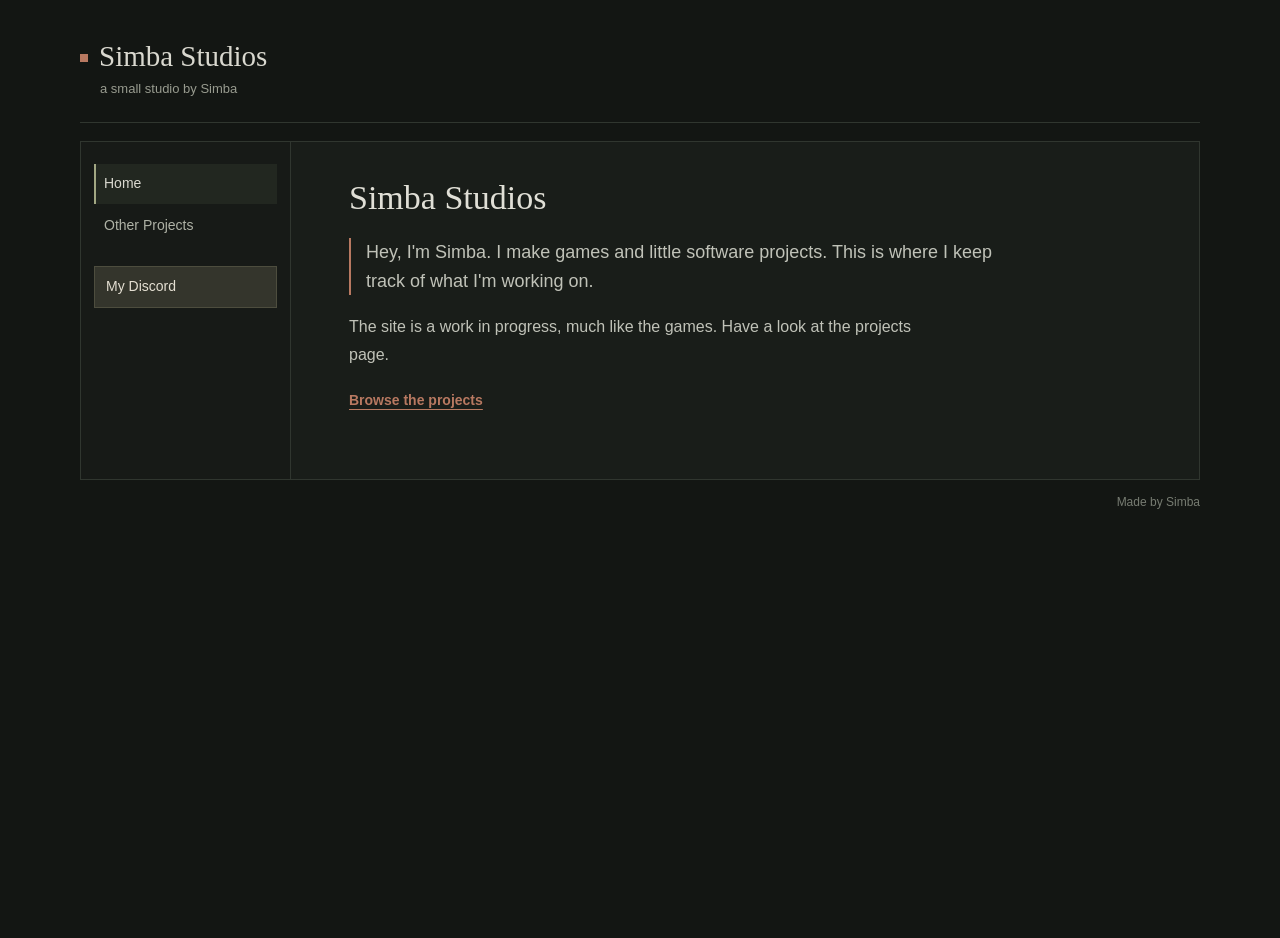
<file: index.html>
<!doctype html>
<html lang="en">
  <head>
    <meta charset="utf-8">
    <meta name="viewport" content="width=device-width, initial-scale=1">
    <title>Simba Studios</title>
    <link rel="canonical" href="https://www.simbastudios.win/">
    <link rel="icon" type="image/svg+xml" href="favicon.svg?v=2">
    <link rel="stylesheet" href="style.css">
    <script>
      if (location.protocol !== "file:" && location.pathname.toLowerCase() === "/index.html") {
        history.replaceState(null, "", "/");
      }
    </script>
  </head>
  <body>
    <div class="page">
      <header class="topbar">
        <a class="brand" href="index.html">Simba Studios</a>
        <span class="tiny">a small studio by Simba</span>
      </header>
      <div class="layout">
        <nav class="nav" aria-label="Main navigation">
          <a href="index.html" aria-current="page">Home</a>
          <a href="other-projects.html">Other Projects</a>
          <a class="discord-link" href="https://discord.gg/PrzWbJ58tP" target="_blank" rel="noopener noreferrer">My Discord</a>
        </nav>
        <main class="content">
            <h1>Simba Studios</h1>
            <p class="lead">
              Hey, I'm Simba. I make games and little software projects. This is where I keep
              track of what I'm working on.
            </p>

            <p>The site is a work in progress, much like the games. Have a look at the projects page.</p>
            <p><a class="project-link" href="other-projects.html">Browse the projects</a></p>
        </main>
      </div>
      <footer class="footer">Made by Simba</footer>
    </div>
  </body>
</html>
</file>
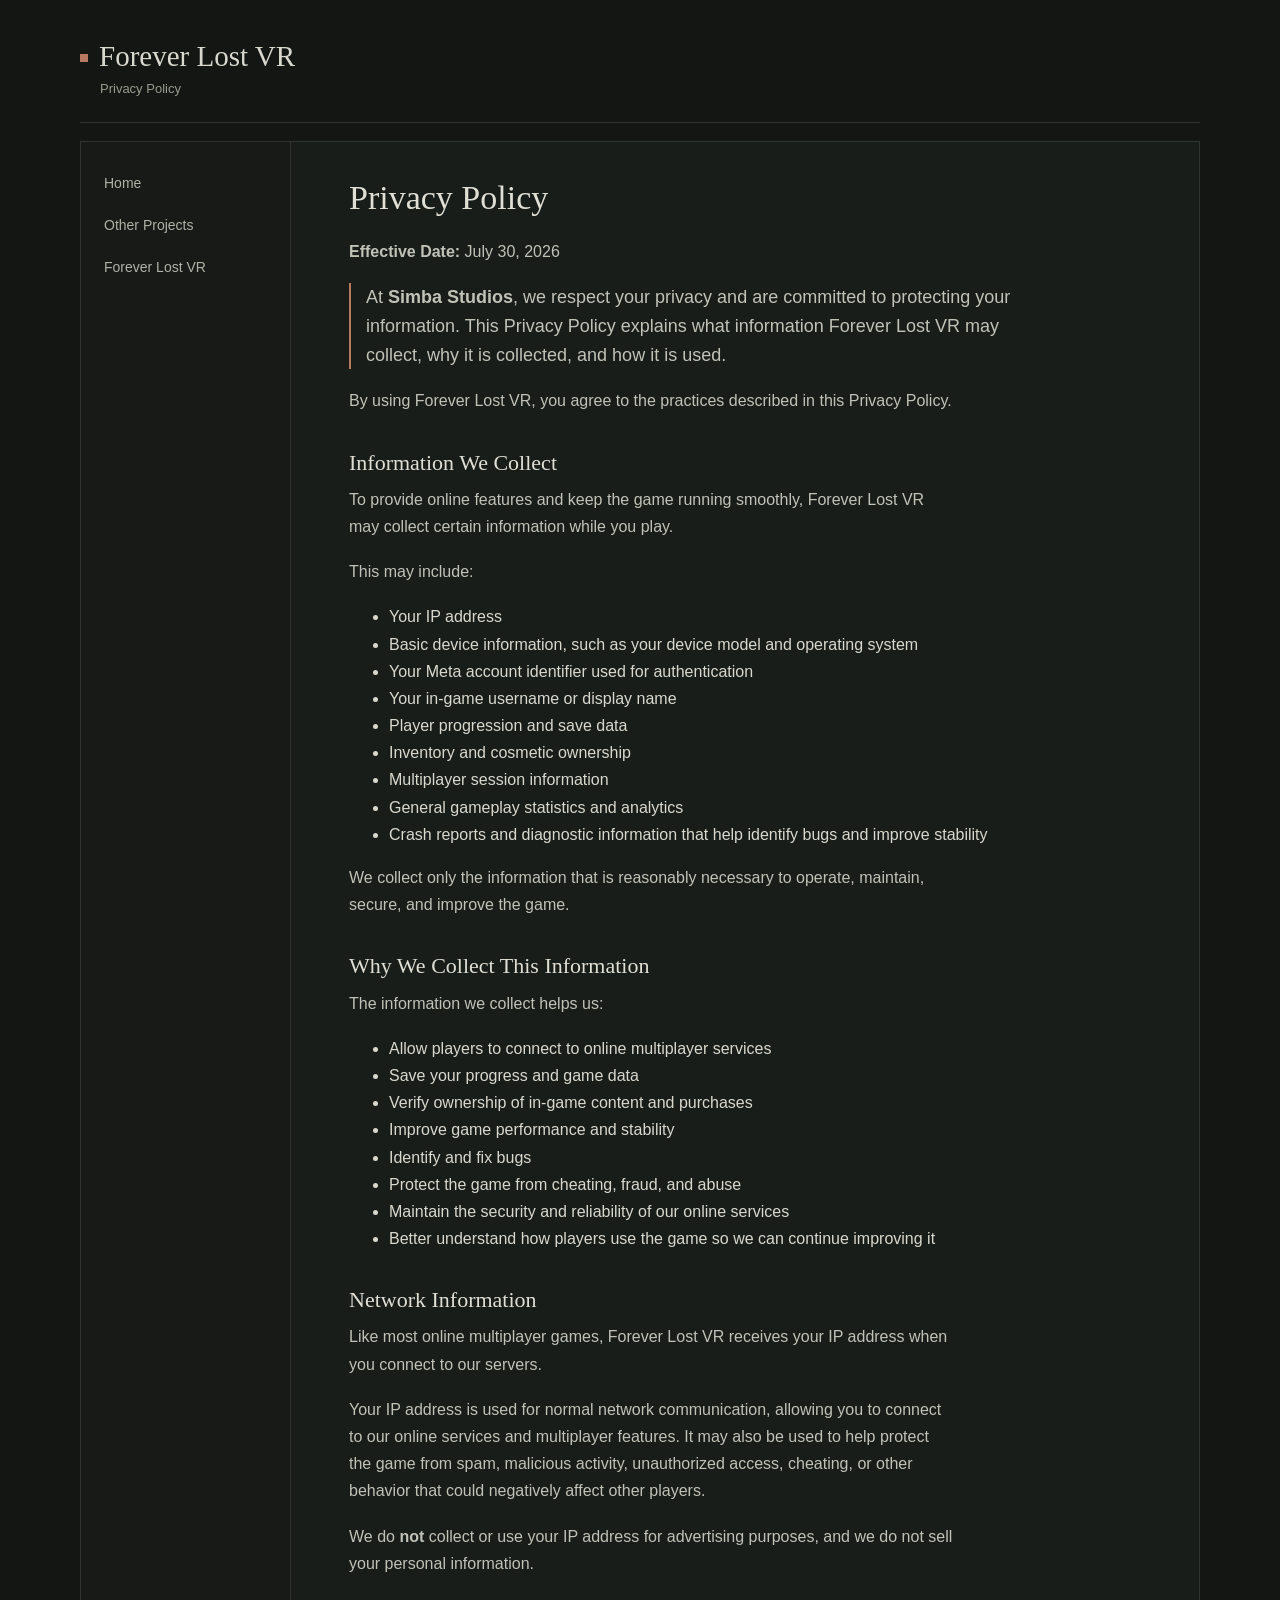
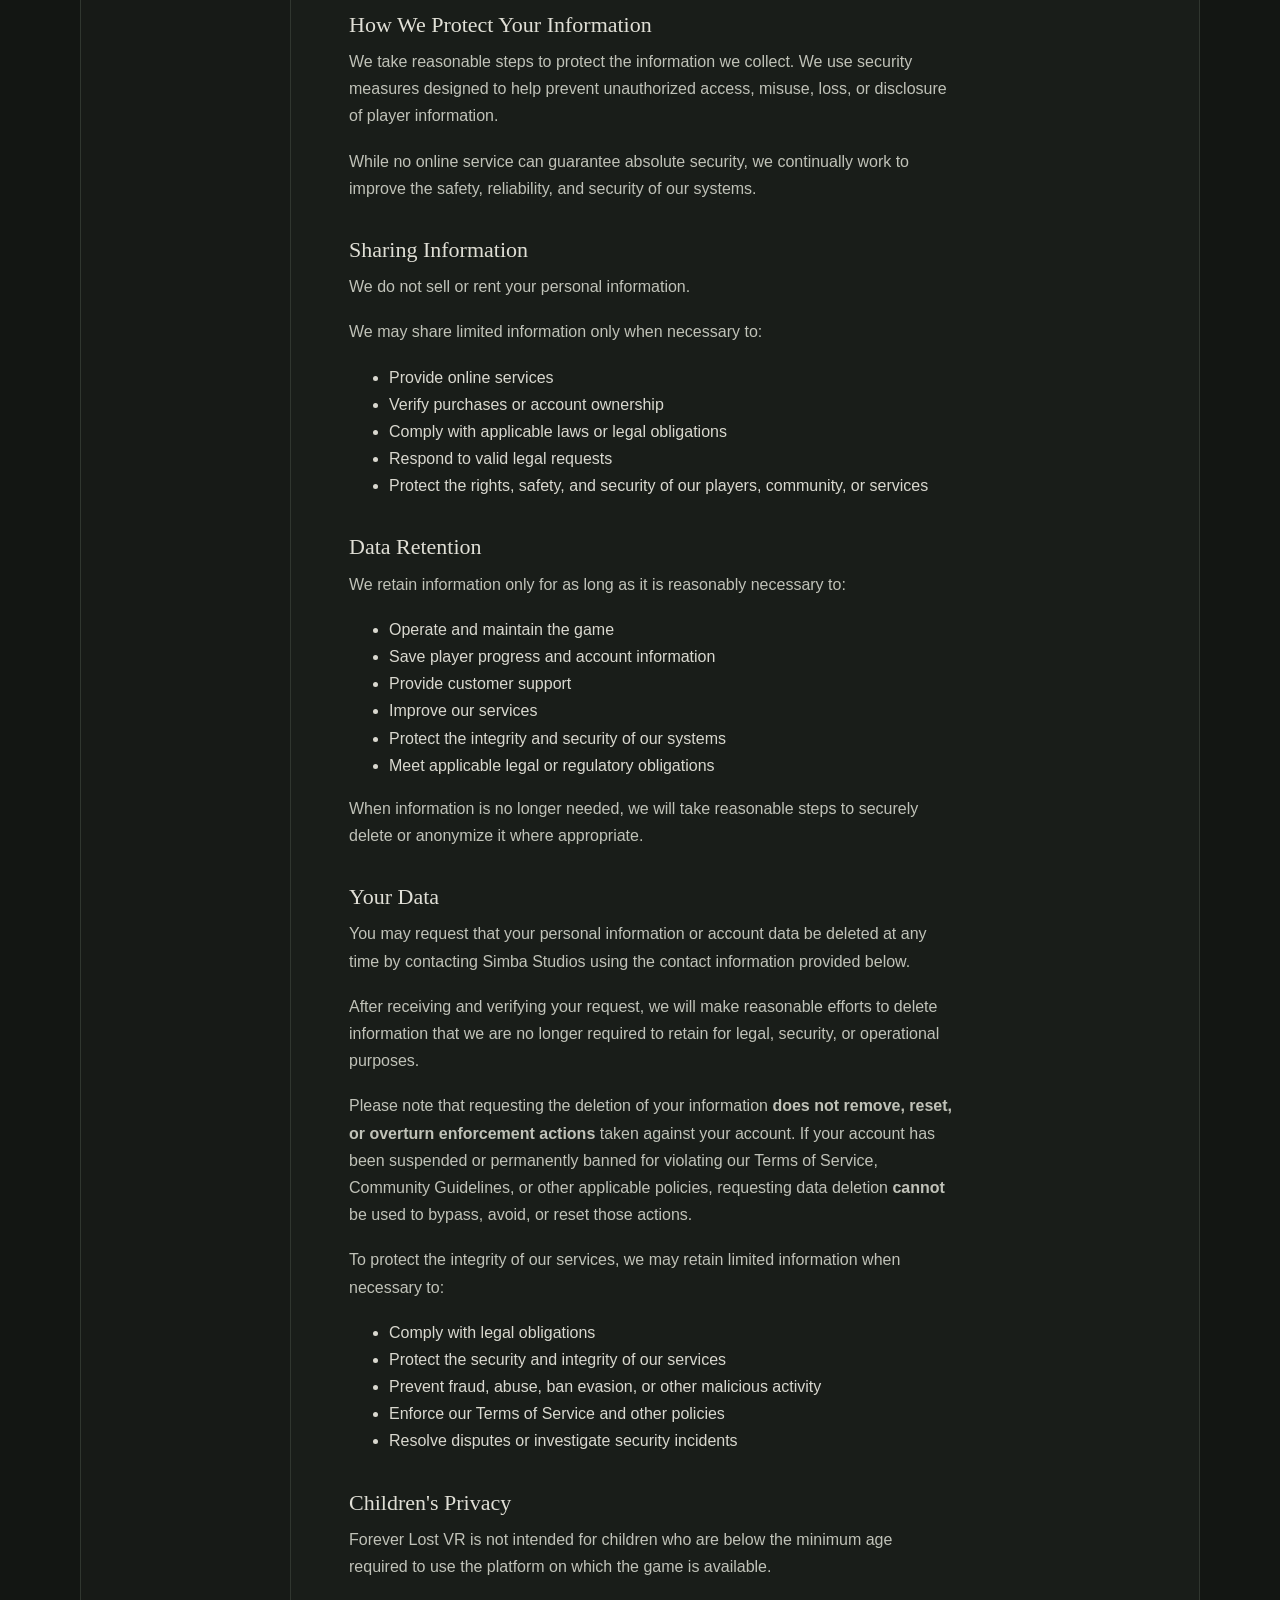
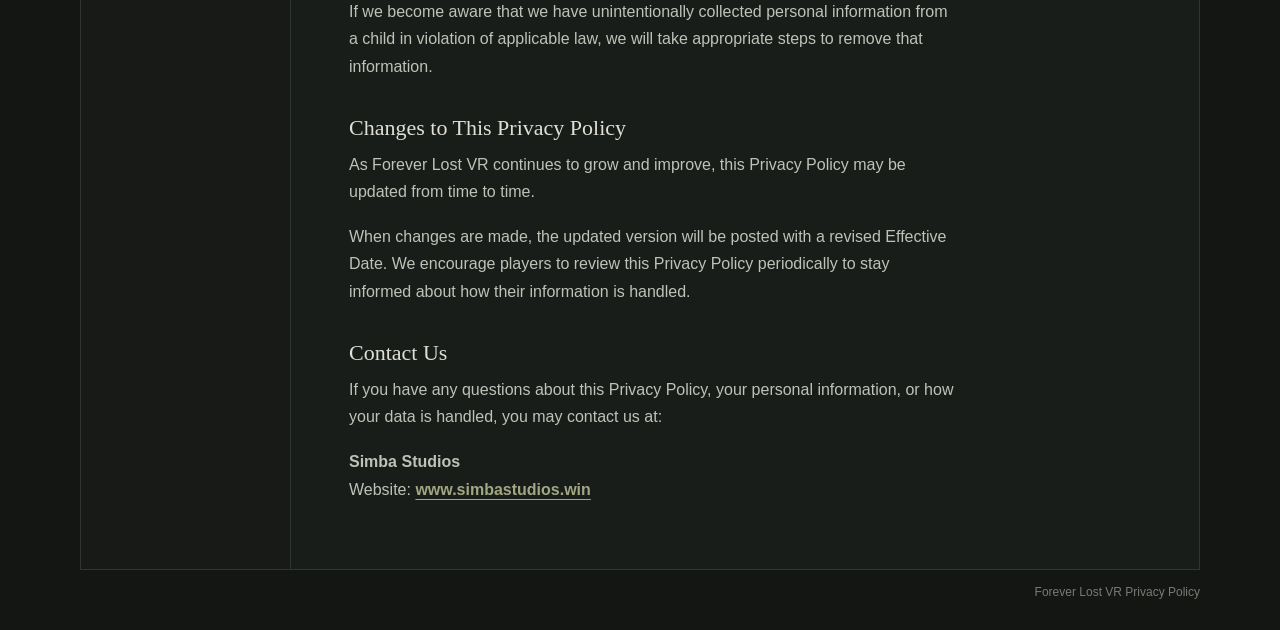
<file: forever-lost-vr-privacy-policy.html>
<!doctype html>
<html lang="en">
  <head>
    <meta charset="utf-8">
    <meta name="viewport" content="width=device-width, initial-scale=1">
    <title>Forever Lost VR - Privacy Policy</title>
    <link rel="icon" type="image/svg+xml" href="favicon.svg?v=2">
    <link rel="stylesheet" href="style.css">
  </head>
  <body>
    <div class="page">
      <header class="topbar">
        <a class="brand" href="forever-lost-vr.html">Forever Lost VR</a>
        <span class="tiny">Privacy Policy</span>
      </header>
      <div class="layout">
        <nav class="nav" aria-label="Game navigation">
          <a href="index.html">Home</a>
          <a href="other-projects.html">Other Projects</a>
          <a href="forever-lost-vr.html">Forever Lost VR</a>
        </nav>
        <main class="content">
            <h1>Privacy Policy</h1>
            <p><strong>Effective Date:</strong> July 30, 2026</p>
            <p class="lead">
              At <strong>Simba Studios</strong>, we respect your privacy and are committed to
              protecting your information. This Privacy Policy explains what information Forever
              Lost VR may collect, why it is collected, and how it is used.
            </p>
            <p>By using Forever Lost VR, you agree to the practices described in this Privacy Policy.</p>

            <h2>Information We Collect</h2>
            <p>
              To provide online features and keep the game running smoothly, Forever Lost VR may
              collect certain information while you play.
            </p>
            <p>This may include:</p>
            <ul>
              <li>Your IP address</li>
              <li>Basic device information, such as your device model and operating system</li>
              <li>Your Meta account identifier used for authentication</li>
              <li>Your in-game username or display name</li>
              <li>Player progression and save data</li>
              <li>Inventory and cosmetic ownership</li>
              <li>Multiplayer session information</li>
              <li>General gameplay statistics and analytics</li>
              <li>Crash reports and diagnostic information that help identify bugs and improve stability</li>
            </ul>
            <p>
              We collect only the information that is reasonably necessary to operate, maintain,
              secure, and improve the game.
            </p>

            <h2>Why We Collect This Information</h2>
            <p>The information we collect helps us:</p>
            <ul>
              <li>Allow players to connect to online multiplayer services</li>
              <li>Save your progress and game data</li>
              <li>Verify ownership of in-game content and purchases</li>
              <li>Improve game performance and stability</li>
              <li>Identify and fix bugs</li>
              <li>Protect the game from cheating, fraud, and abuse</li>
              <li>Maintain the security and reliability of our online services</li>
              <li>Better understand how players use the game so we can continue improving it</li>
            </ul>

            <h2>Network Information</h2>
            <p>
              Like most online multiplayer games, Forever Lost VR receives your IP address when
              you connect to our servers.
            </p>
            <p>
              Your IP address is used for normal network communication, allowing you to connect to
              our online services and multiplayer features. It may also be used to help protect the
              game from spam, malicious activity, unauthorized access, cheating, or other behavior
              that could negatively affect other players.
            </p>
            <p>
              We do <strong>not</strong> collect or use your IP address for advertising purposes,
              and we do not sell your personal information.
            </p>

            <h2>How We Protect Your Information</h2>
            <p>
              We take reasonable steps to protect the information we collect. We use security
              measures designed to help prevent unauthorized access, misuse, loss, or disclosure
              of player information.
            </p>
            <p>
              While no online service can guarantee absolute security, we continually work to
              improve the safety, reliability, and security of our systems.
            </p>

            <h2>Sharing Information</h2>
            <p>We do not sell or rent your personal information.</p>
            <p>We may share limited information only when necessary to:</p>
            <ul>
              <li>Provide online services</li>
              <li>Verify purchases or account ownership</li>
              <li>Comply with applicable laws or legal obligations</li>
              <li>Respond to valid legal requests</li>
              <li>Protect the rights, safety, and security of our players, community, or services</li>
            </ul>

            <h2>Data Retention</h2>
            <p>We retain information only for as long as it is reasonably necessary to:</p>
            <ul>
              <li>Operate and maintain the game</li>
              <li>Save player progress and account information</li>
              <li>Provide customer support</li>
              <li>Improve our services</li>
              <li>Protect the integrity and security of our systems</li>
              <li>Meet applicable legal or regulatory obligations</li>
            </ul>
            <p>
              When information is no longer needed, we will take reasonable steps to securely
              delete or anonymize it where appropriate.
            </p>

            <h2>Your Data</h2>
            <p>
              You may request that your personal information or account data be deleted at any time
              by contacting Simba Studios using the contact information provided below.
            </p>
            <p>
              After receiving and verifying your request, we will make reasonable efforts to delete
              information that we are no longer required to retain for legal, security, or
              operational purposes.
            </p>
            <p>
              Please note that requesting the deletion of your information <strong>does not remove,
              reset, or overturn enforcement actions</strong> taken against your account. If your
              account has been suspended or permanently banned for violating our Terms of Service,
              Community Guidelines, or other applicable policies, requesting data deletion
              <strong>cannot</strong> be used to bypass, avoid, or reset those actions.
            </p>
            <p>To protect the integrity of our services, we may retain limited information when necessary to:</p>
            <ul>
              <li>Comply with legal obligations</li>
              <li>Protect the security and integrity of our services</li>
              <li>Prevent fraud, abuse, ban evasion, or other malicious activity</li>
              <li>Enforce our Terms of Service and other policies</li>
              <li>Resolve disputes or investigate security incidents</li>
            </ul>

            <h2>Children's Privacy</h2>
            <p>
              Forever Lost VR is not intended for children who are below the minimum age required
              to use the platform on which the game is available.
            </p>
            <p>
              If we become aware that we have unintentionally collected personal information from
              a child in violation of applicable law, we will take appropriate steps to remove that
              information.
            </p>

            <h2>Changes to This Privacy Policy</h2>
            <p>
              As Forever Lost VR continues to grow and improve, this Privacy Policy may be updated
              from time to time.
            </p>
            <p>
              When changes are made, the updated version will be posted with a revised Effective
              Date. We encourage players to review this Privacy Policy periodically to stay informed
              about how their information is handled.
            </p>

            <h2>Contact Us</h2>
            <p>
              If you have any questions about this Privacy Policy, your personal information, or
              how your data is handled, you may contact us at:
            </p>
            <p>
              <strong>Simba Studios</strong><br>
              Website:
              <strong><a href="https://www.simbastudios.win">www.simbastudios.win</a></strong>
            </p>
        </main>
      </div>
      <footer class="footer">Forever Lost VR Privacy Policy</footer>
    </div>
  </body>
</html>
</file>
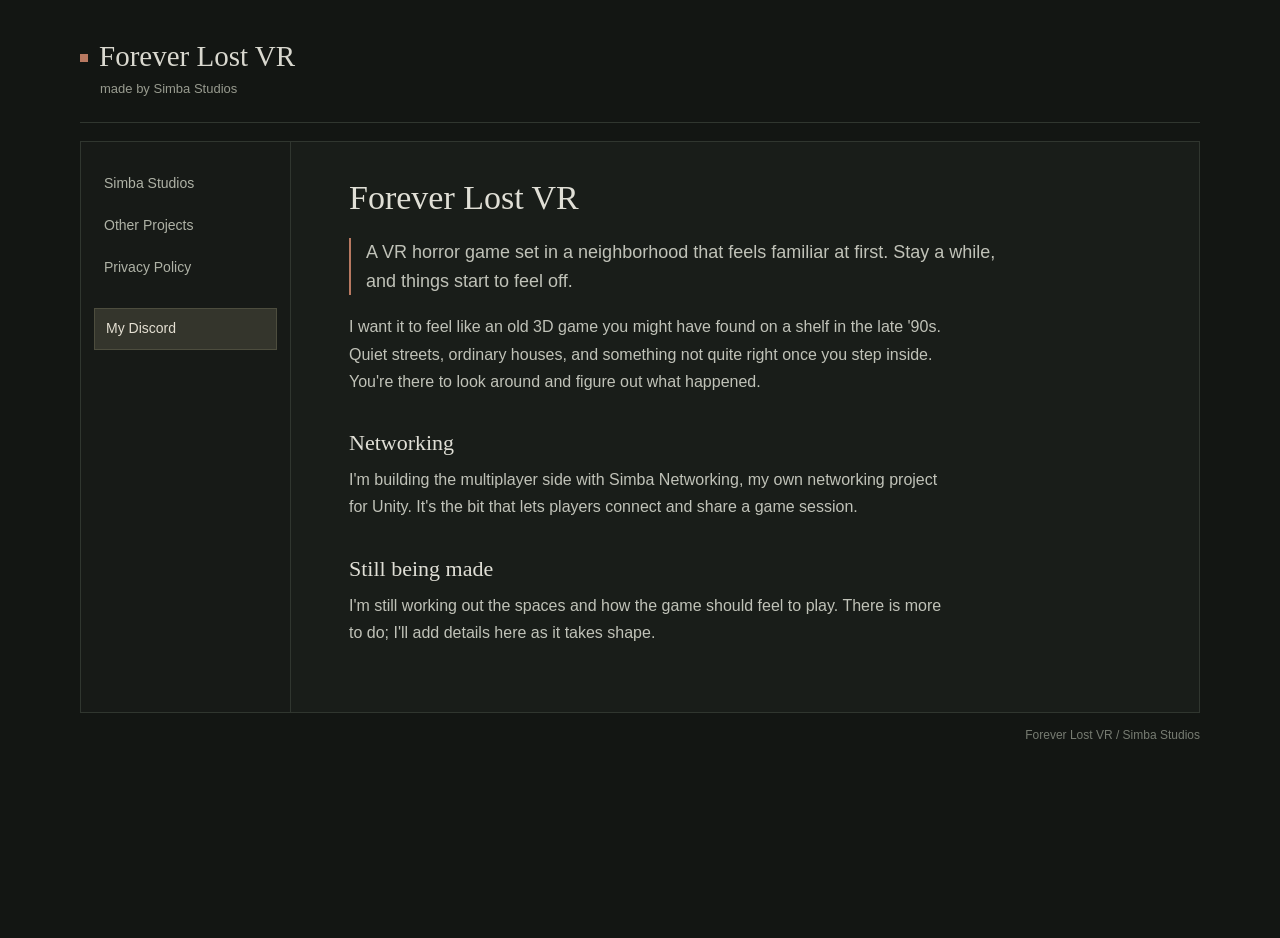
<file: forever-lost-vr.html>
<!doctype html>
<html lang="en">
  <head>
    <meta charset="utf-8">
    <meta name="viewport" content="width=device-width, initial-scale=1">
    <title>Forever Lost VR - Simba Studios</title>
    <link rel="icon" type="image/svg+xml" href="favicon.svg?v=2">
    <link rel="stylesheet" href="style.css">
  </head>
  <body>
    <div class="page">
      <header class="topbar">
        <a class="brand" href="index.html">Forever Lost VR</a>
        <span class="tiny">made by Simba Studios</span>
      </header>
      <div class="layout">
        <nav class="nav" aria-label="Game navigation">
          <a href="index.html">Simba Studios</a>
          <a href="other-projects.html">Other Projects</a>
          <a href="forever-lost-vr-privacy-policy.html">Privacy Policy</a>
          <a class="discord-link" href="https://discord.gg/PrzWbJ58tP" target="_blank" rel="noopener noreferrer">My Discord</a>
        </nav>
        <main class="content">
            <h1>Forever Lost VR</h1>
            <p class="lead">
              A VR horror game set in a neighborhood that feels familiar at first. Stay a while,
              and things start to feel off.
            </p>

            <p>
              I want it to feel like an old 3D game you might have found on a shelf in the late
              '90s. Quiet streets, ordinary houses, and something not quite right once you step
              inside. You're there to look around and figure out what happened.
            </p>

            <h2>Networking</h2>
            <p>
              I'm building the multiplayer side with Simba Networking, my own networking project
              for Unity. It's the bit that lets players connect and share a game session.
            </p>

            <h2>Still being made</h2>
            <p>
              I'm still working out the spaces and how the game should feel to play. There is more
              to do; I'll add details here as it takes shape.
            </p>
        </main>
      </div>
      <footer class="footer">Forever Lost VR / Simba Studios</footer>
    </div>
  </body>
</html>
</file>
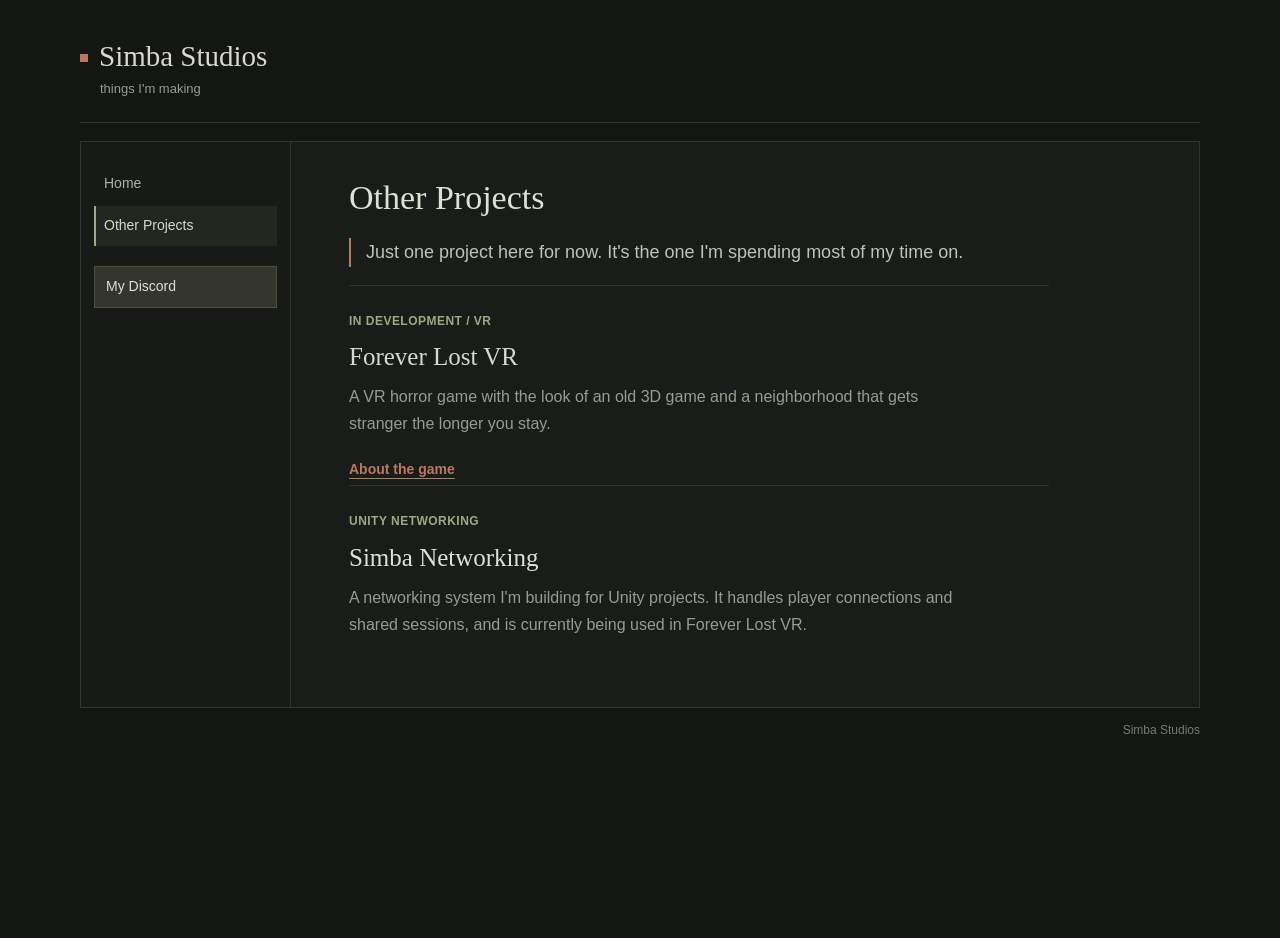
<file: other-projects.html>
<!doctype html>
<html lang="en">
  <head>
    <meta charset="utf-8">
    <meta name="viewport" content="width=device-width, initial-scale=1">
    <title>Other Projects - Simba Studios</title>
    <link rel="icon" type="image/svg+xml" href="favicon.svg?v=2">
    <link rel="stylesheet" href="style.css">
  </head>
  <body>
    <div class="page">
      <header class="topbar">
        <a class="brand" href="index.html">Simba Studios</a>
        <span class="tiny">things I'm making</span>
      </header>
      <div class="layout">
        <nav class="nav" aria-label="Main navigation">
          <a href="index.html">Home</a>
          <a href="other-projects.html" aria-current="page">Other Projects</a>
          <a class="discord-link" href="https://discord.gg/PrzWbJ58tP" target="_blank" rel="noopener noreferrer">My Discord</a>
        </nav>
        <main class="content">
            <h1>Other Projects</h1>
            <p class="lead">Just one project here for now. It's the one I'm spending most of my time on.</p>

            <section class="project-grid" aria-label="Projects">
              <article class="project-card">
                <span class="project-category">In development / VR</span>
                <h2><a class="project-title" href="forever-lost-vr.html">Forever Lost VR</a></h2>
                <p>A VR horror game with the look of an old 3D game and a neighborhood that gets stranger the longer you stay.</p>
                <a class="project-link" href="forever-lost-vr.html">About the game</a>
              </article>

              <article class="project-card">
                <span class="project-category">Unity networking</span>
                <h2>Simba Networking</h2>
                <p>A networking system I'm building for Unity projects. It handles player connections and shared sessions, and is currently being used in Forever Lost VR.</p>
              </article>
            </section>
        </main>
      </div>
      <footer class="footer">Simba Studios</footer>
    </div>
  </body>
</html>
</file>
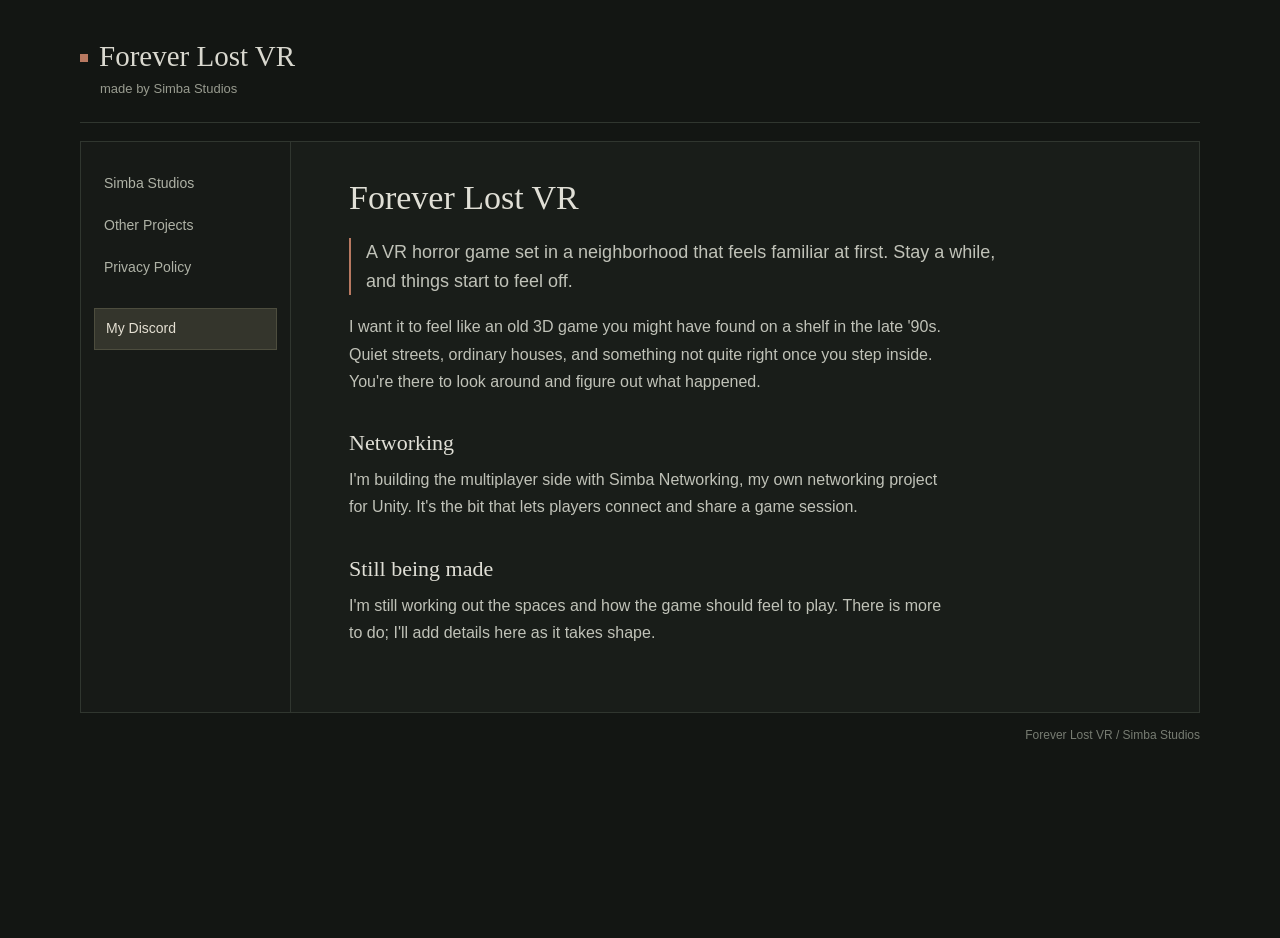
<file: public/forever-lost-vr.html>
<!doctype html>
<html lang="en">
  <head>
    <meta charset="utf-8">
    <meta name="viewport" content="width=device-width, initial-scale=1">
    <title>Forever Lost VR - Simba Studios</title>
    <link rel="icon" type="image/svg+xml" href="/favicon.svg?v=2">
    <link rel="stylesheet" href="/style.css">
  </head>
  <body>
    <div class="page">
      <header class="topbar">
        <a class="brand" href="/">Forever Lost VR</a>
        <span class="tiny">made by Simba Studios</span>
      </header>
      <div class="layout">
        <nav class="nav" aria-label="Game navigation">
          <a href="/">Simba Studios</a>
          <a href="/other-projects.html">Other Projects</a>
          <a href="/forever-lost-vr-privacy-policy.html">Privacy Policy</a>
          <a class="discord-link" href="https://discord.gg/PrzWbJ58tP" target="_blank" rel="noopener noreferrer">My Discord</a>
        </nav>
        <main class="content">
            <h1>Forever Lost VR</h1>
            <p class="lead">
              A VR horror game set in a neighborhood that feels familiar at first. Stay a while,
              and things start to feel off.
            </p>

            <p>
              I want it to feel like an old 3D game you might have found on a shelf in the late
              '90s. Quiet streets, ordinary houses, and something not quite right once you step
              inside. You're there to look around and figure out what happened.
            </p>

            <h2>Networking</h2>
            <p>
              I'm building the multiplayer side with Simba Networking, my own networking project
              for Unity. It's the bit that lets players connect and share a game session.
            </p>

            <h2>Still being made</h2>
            <p>
              I'm still working out the spaces and how the game should feel to play. There is more
              to do; I'll add details here as it takes shape.
            </p>
        </main>
      </div>
      <footer class="footer">Forever Lost VR / Simba Studios</footer>
    </div>
  </body>
</html>
</file>
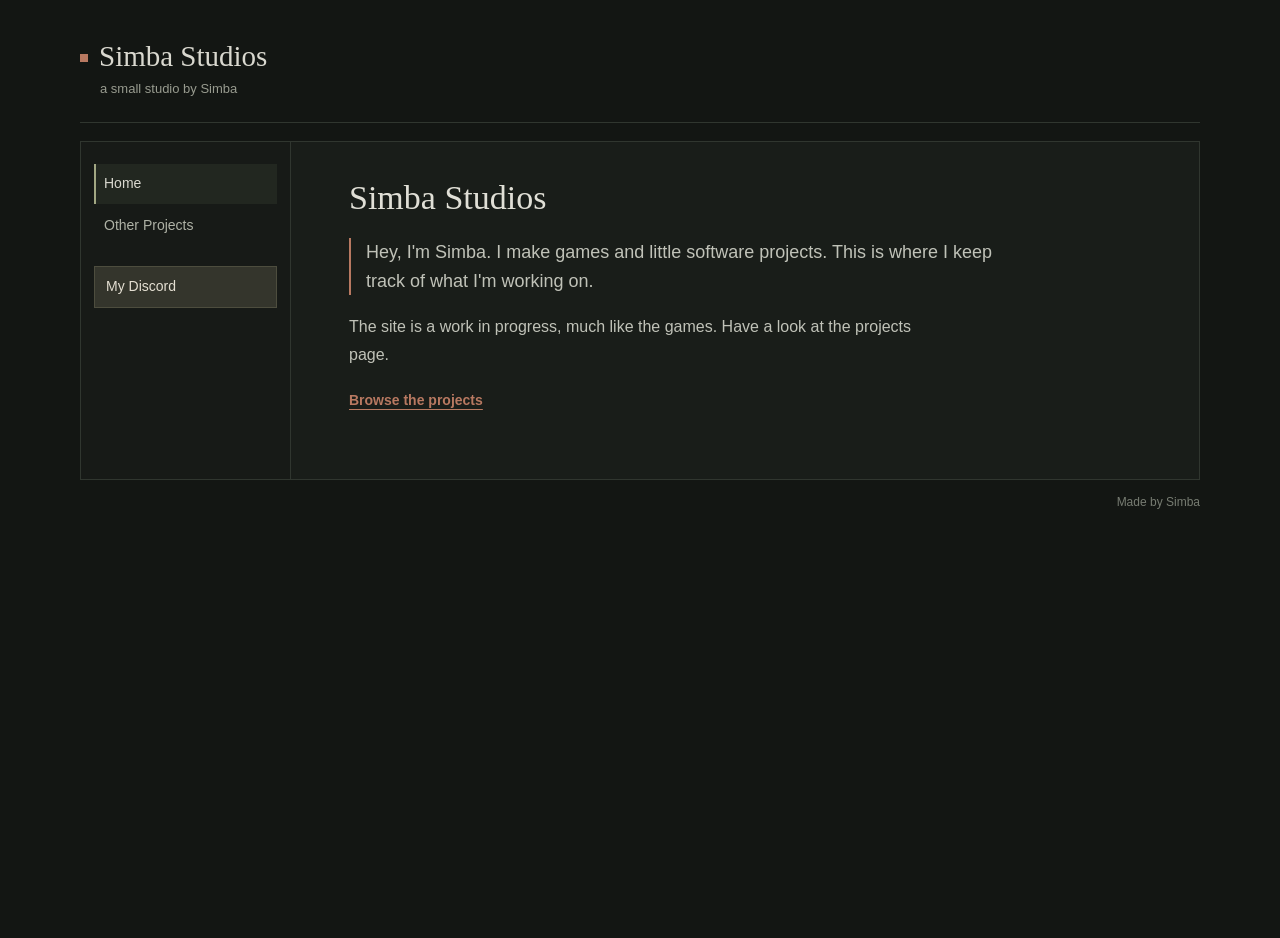
<file: public/home.html>
<!doctype html>
<html lang="en">
  <head>
    <meta charset="utf-8">
    <meta name="viewport" content="width=device-width, initial-scale=1">
    <title>Simba Studios</title>
    <link rel="icon" type="image/svg+xml" href="/favicon.svg?v=2">
    <link rel="stylesheet" href="/style.css">
  </head>
  <body>
    <div class="page">
      <header class="topbar">
        <a class="brand" href="/">Simba Studios</a>
        <span class="tiny">a small studio by Simba</span>
      </header>
      <div class="layout">
        <nav class="nav" aria-label="Main navigation">
          <a href="/" aria-current="page">Home</a>
          <a href="/other-projects.html">Other Projects</a>
          <a class="discord-link" href="https://discord.gg/PrzWbJ58tP" target="_blank" rel="noopener noreferrer">My Discord</a>
        </nav>
        <main class="content">
            <h1>Simba Studios</h1>
            <p class="lead">
              Hey, I'm Simba. I make games and little software projects. This is where I keep
              track of what I'm working on.
            </p>

            <p>The site is a work in progress, much like the games. Have a look at the projects page.</p>
            <p><a class="project-link" href="/other-projects.html">Browse the projects</a></p>
        </main>
      </div>
      <footer class="footer">Made by Simba</footer>
    </div>
  </body>
</html>
</file>
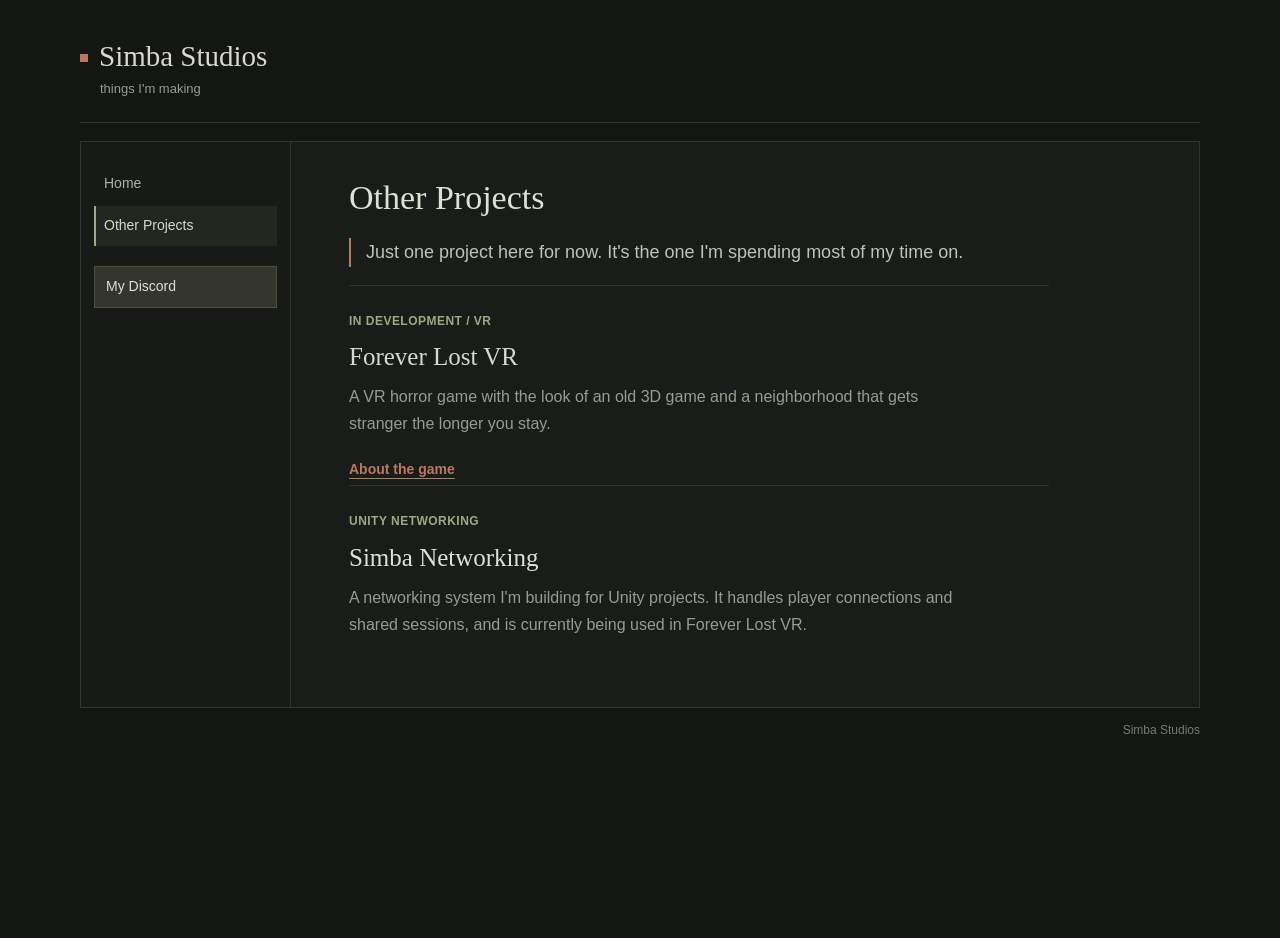
<file: public/other-projects.html>
<!doctype html>
<html lang="en">
  <head>
    <meta charset="utf-8">
    <meta name="viewport" content="width=device-width, initial-scale=1">
    <title>Other Projects - Simba Studios</title>
    <link rel="icon" type="image/svg+xml" href="/favicon.svg?v=2">
    <link rel="stylesheet" href="/style.css">
  </head>
  <body>
    <div class="page">
      <header class="topbar">
        <a class="brand" href="/">Simba Studios</a>
        <span class="tiny">things I'm making</span>
      </header>
      <div class="layout">
        <nav class="nav" aria-label="Main navigation">
          <a href="/">Home</a>
          <a href="/other-projects.html" aria-current="page">Other Projects</a>
          <a class="discord-link" href="https://discord.gg/PrzWbJ58tP" target="_blank" rel="noopener noreferrer">My Discord</a>
        </nav>
        <main class="content">
            <h1>Other Projects</h1>
            <p class="lead">Just one project here for now. It's the one I'm spending most of my time on.</p>

            <section class="project-grid" aria-label="Projects">
              <article class="project-card">
                <span class="project-category">In development / VR</span>
                <h2><a class="project-title" href="/forever-lost-vr.html">Forever Lost VR</a></h2>
                <p>A VR horror game with the look of an old 3D game and a neighborhood that gets stranger the longer you stay.</p>
                <a class="project-link" href="/forever-lost-vr.html">About the game</a>
              </article>

              <article class="project-card">
                <span class="project-category">Unity networking</span>
                <h2>Simba Networking</h2>
                <p>A networking system I'm building for Unity projects. It handles player connections and shared sessions, and is currently being used in Forever Lost VR.</p>
              </article>
            </section>
        </main>
      </div>
      <footer class="footer">Simba Studios</footer>
    </div>
  </body>
</html>
</file>
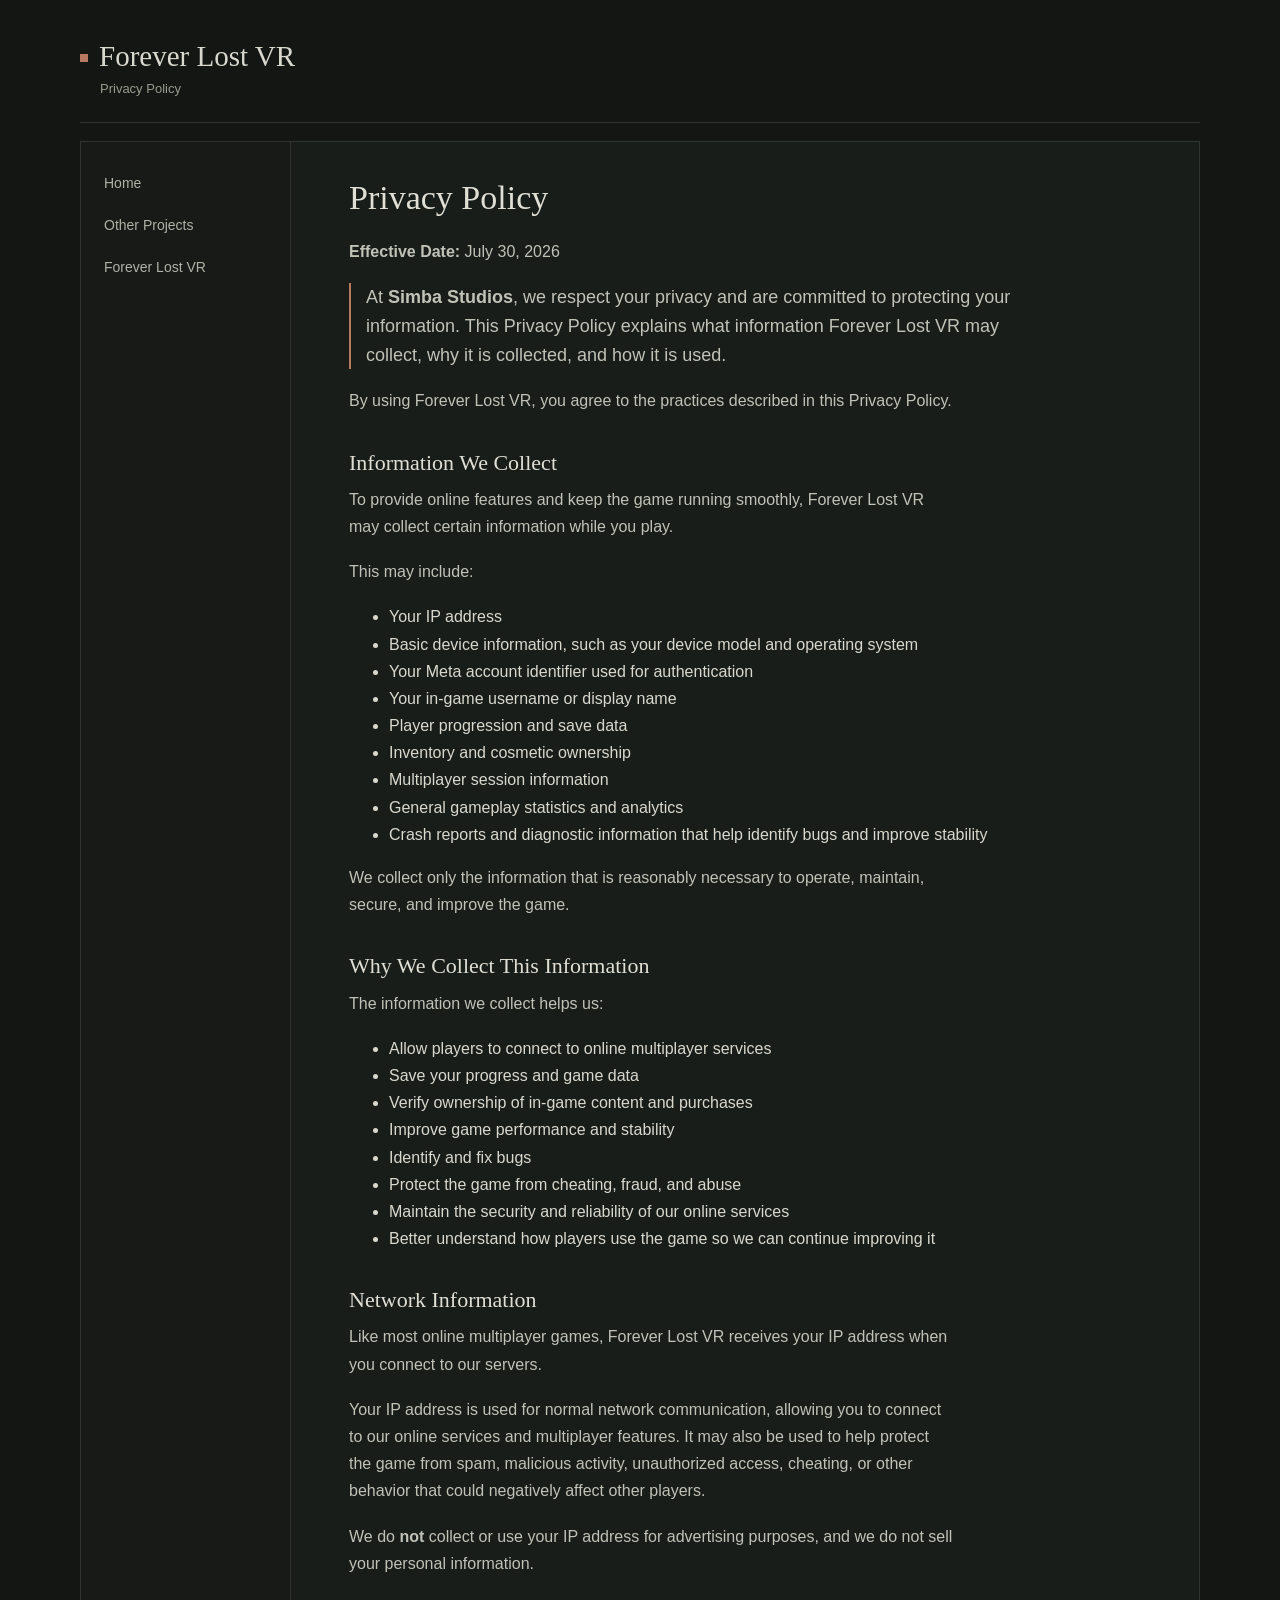
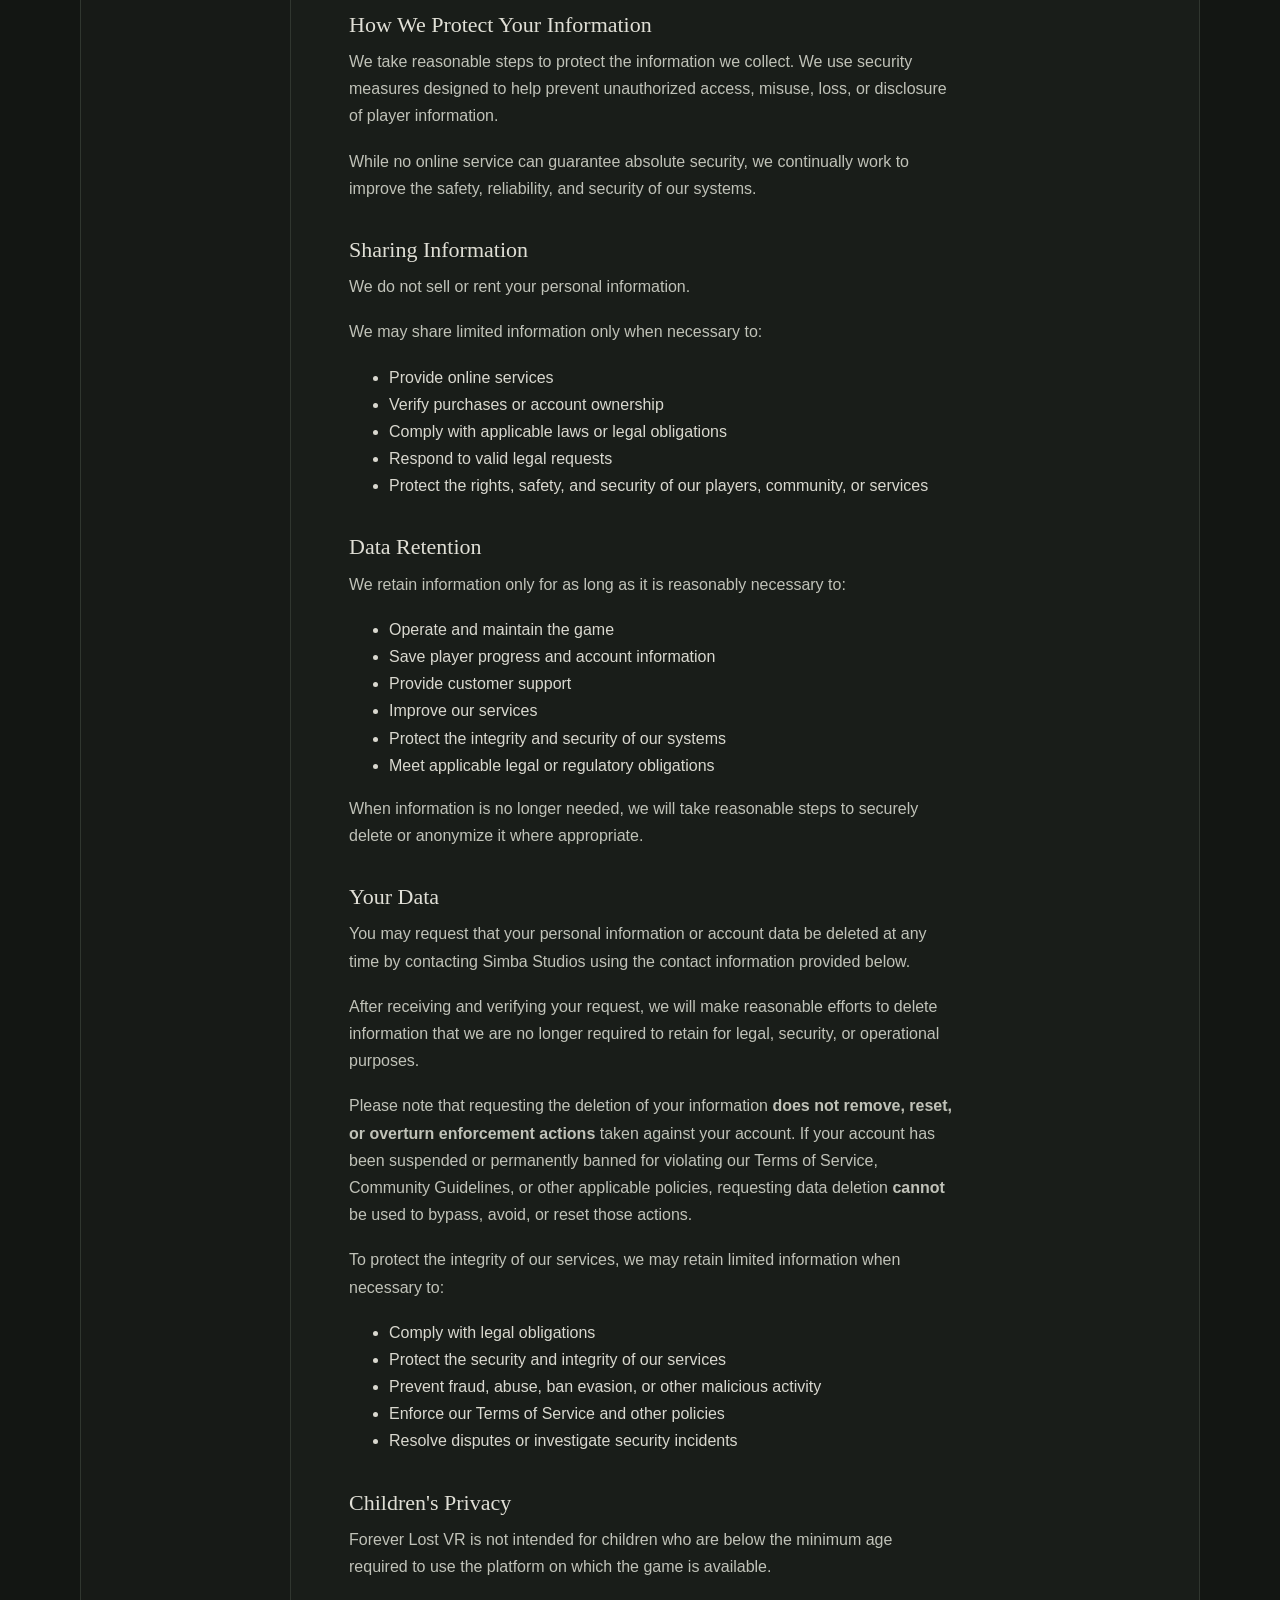
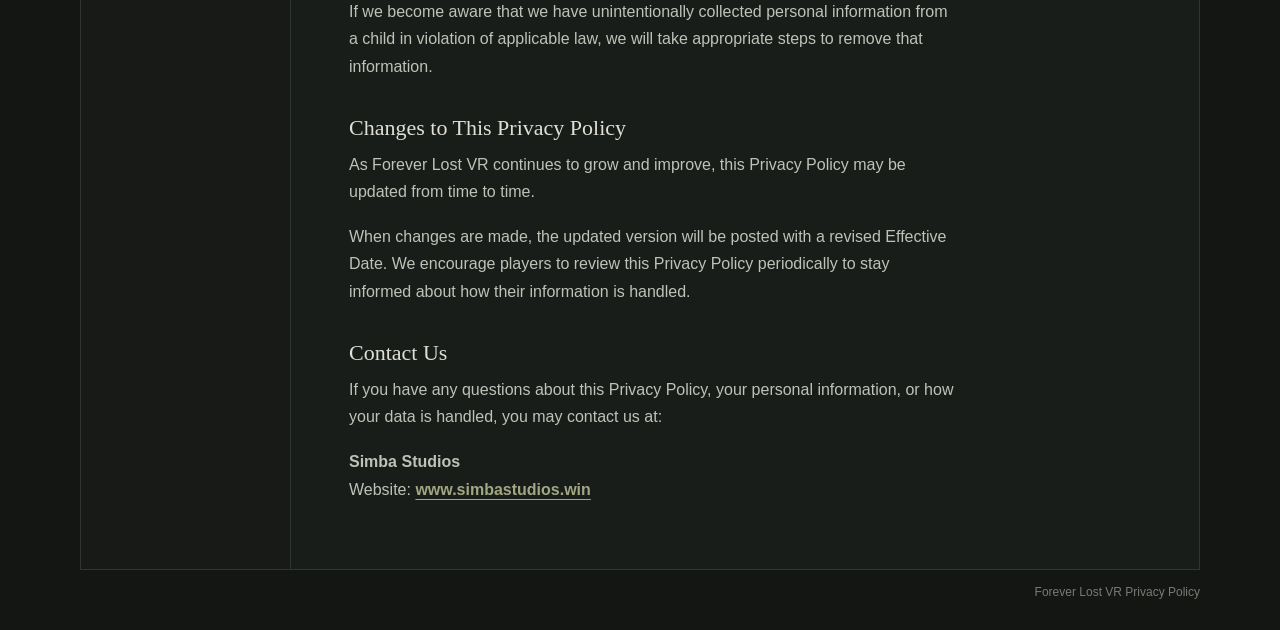
<file: public/privacy-policy.html>
<!doctype html>
<html lang="en">
  <head>
    <meta charset="utf-8">
    <meta name="viewport" content="width=device-width, initial-scale=1">
    <title>Forever Lost VR - Privacy Policy</title>
    <link rel="icon" type="image/svg+xml" href="/favicon.svg?v=2">
    <link rel="stylesheet" href="/style.css">
  </head>
  <body>
    <div class="page">
      <header class="topbar">
        <a class="brand" href="/forever-lost-vr.html">Forever Lost VR</a>
        <span class="tiny">Privacy Policy</span>
      </header>
      <div class="layout">
        <nav class="nav" aria-label="Game navigation">
          <a href="/">Home</a>
          <a href="/other-projects.html">Other Projects</a>
          <a href="/forever-lost-vr.html">Forever Lost VR</a>
        </nav>
        <main class="content">
            <h1>Privacy Policy</h1>
            <p><strong>Effective Date:</strong> July 30, 2026</p>
            <p class="lead">
              At <strong>Simba Studios</strong>, we respect your privacy and are committed to
              protecting your information. This Privacy Policy explains what information Forever
              Lost VR may collect, why it is collected, and how it is used.
            </p>
            <p>By using Forever Lost VR, you agree to the practices described in this Privacy Policy.</p>

            <h2>Information We Collect</h2>
            <p>
              To provide online features and keep the game running smoothly, Forever Lost VR may
              collect certain information while you play.
            </p>
            <p>This may include:</p>
            <ul>
              <li>Your IP address</li>
              <li>Basic device information, such as your device model and operating system</li>
              <li>Your Meta account identifier used for authentication</li>
              <li>Your in-game username or display name</li>
              <li>Player progression and save data</li>
              <li>Inventory and cosmetic ownership</li>
              <li>Multiplayer session information</li>
              <li>General gameplay statistics and analytics</li>
              <li>Crash reports and diagnostic information that help identify bugs and improve stability</li>
            </ul>
            <p>
              We collect only the information that is reasonably necessary to operate, maintain,
              secure, and improve the game.
            </p>

            <h2>Why We Collect This Information</h2>
            <p>The information we collect helps us:</p>
            <ul>
              <li>Allow players to connect to online multiplayer services</li>
              <li>Save your progress and game data</li>
              <li>Verify ownership of in-game content and purchases</li>
              <li>Improve game performance and stability</li>
              <li>Identify and fix bugs</li>
              <li>Protect the game from cheating, fraud, and abuse</li>
              <li>Maintain the security and reliability of our online services</li>
              <li>Better understand how players use the game so we can continue improving it</li>
            </ul>

            <h2>Network Information</h2>
            <p>
              Like most online multiplayer games, Forever Lost VR receives your IP address when
              you connect to our servers.
            </p>
            <p>
              Your IP address is used for normal network communication, allowing you to connect to
              our online services and multiplayer features. It may also be used to help protect the
              game from spam, malicious activity, unauthorized access, cheating, or other behavior
              that could negatively affect other players.
            </p>
            <p>
              We do <strong>not</strong> collect or use your IP address for advertising purposes,
              and we do not sell your personal information.
            </p>

            <h2>How We Protect Your Information</h2>
            <p>
              We take reasonable steps to protect the information we collect. We use security
              measures designed to help prevent unauthorized access, misuse, loss, or disclosure
              of player information.
            </p>
            <p>
              While no online service can guarantee absolute security, we continually work to
              improve the safety, reliability, and security of our systems.
            </p>

            <h2>Sharing Information</h2>
            <p>We do not sell or rent your personal information.</p>
            <p>We may share limited information only when necessary to:</p>
            <ul>
              <li>Provide online services</li>
              <li>Verify purchases or account ownership</li>
              <li>Comply with applicable laws or legal obligations</li>
              <li>Respond to valid legal requests</li>
              <li>Protect the rights, safety, and security of our players, community, or services</li>
            </ul>

            <h2>Data Retention</h2>
            <p>We retain information only for as long as it is reasonably necessary to:</p>
            <ul>
              <li>Operate and maintain the game</li>
              <li>Save player progress and account information</li>
              <li>Provide customer support</li>
              <li>Improve our services</li>
              <li>Protect the integrity and security of our systems</li>
              <li>Meet applicable legal or regulatory obligations</li>
            </ul>
            <p>
              When information is no longer needed, we will take reasonable steps to securely
              delete or anonymize it where appropriate.
            </p>

            <h2>Your Data</h2>
            <p>
              You may request that your personal information or account data be deleted at any time
              by contacting Simba Studios using the contact information provided below.
            </p>
            <p>
              After receiving and verifying your request, we will make reasonable efforts to delete
              information that we are no longer required to retain for legal, security, or
              operational purposes.
            </p>
            <p>
              Please note that requesting the deletion of your information <strong>does not remove,
              reset, or overturn enforcement actions</strong> taken against your account. If your
              account has been suspended or permanently banned for violating our Terms of Service,
              Community Guidelines, or other applicable policies, requesting data deletion
              <strong>cannot</strong> be used to bypass, avoid, or reset those actions.
            </p>
            <p>To protect the integrity of our services, we may retain limited information when necessary to:</p>
            <ul>
              <li>Comply with legal obligations</li>
              <li>Protect the security and integrity of our services</li>
              <li>Prevent fraud, abuse, ban evasion, or other malicious activity</li>
              <li>Enforce our Terms of Service and other policies</li>
              <li>Resolve disputes or investigate security incidents</li>
            </ul>

            <h2>Children's Privacy</h2>
            <p>
              Forever Lost VR is not intended for children who are below the minimum age required
              to use the platform on which the game is available.
            </p>
            <p>
              If we become aware that we have unintentionally collected personal information from
              a child in violation of applicable law, we will take appropriate steps to remove that
              information.
            </p>

            <h2>Changes to This Privacy Policy</h2>
            <p>
              As Forever Lost VR continues to grow and improve, this Privacy Policy may be updated
              from time to time.
            </p>
            <p>
              When changes are made, the updated version will be posted with a revised Effective
              Date. We encourage players to review this Privacy Policy periodically to stay informed
              about how their information is handled.
            </p>

            <h2>Contact Us</h2>
            <p>
              If you have any questions about this Privacy Policy, your personal information, or
              how your data is handled, you may contact us at:
            </p>
            <p>
              <strong>Simba Studios</strong><br>
              Website:
              <strong><a href="/">www.simbastudios.win</a></strong>
            </p>
        </main>
      </div>
      <footer class="footer">Forever Lost VR Privacy Policy</footer>
    </div>
  </body>
</html>
</file>
<file: style.css>
:root {
  color-scheme: dark;
  font-family: "Segoe UI", Arial, sans-serif;
  font-synthesis: none;
  text-rendering: optimizeLegibility;
  --page: #131613;
  --surface: #191d19;
  --rail: #171a17;
  --line: #30362f;
  --text: #d9d8cf;
  --muted: #989b8f;
  --moss: #a2a783;
  --rust: #b87961;
}

* { box-sizing: border-box; }

html {
  min-width: 320px;
  background: var(--page);
  color: var(--text);
}

body {
  min-height: 100vh;
  margin: 0;
  background: var(--page);
  color: var(--text);
  font-size: 16px;
  line-height: 1.7;
}

marquee { display: none; }

a {
  color: var(--moss);
  text-decoration-thickness: 1px;
  text-underline-offset: 4px;
}

a:hover { color: #c1c5a0; }
a:focus-visible { outline: 2px solid var(--rust); outline-offset: 3px; }

.page {
  width: min(100% - 48px, 1120px);
  margin: 38px auto 28px;
}

.topbar {
  padding: 0 0 22px;
  border-bottom: 1px solid var(--line);
}

.brand {
  display: inline-block;
  color: var(--text);
  font-family: Georgia, "Times New Roman", serif;
  font-size: 29px;
  font-weight: 500;
  line-height: 1.25;
  text-decoration: none;
}

.brand::before {
  display: inline-block;
  width: 8px;
  height: 8px;
  margin: 0 11px 4px 0;
  background: var(--rust);
  content: "";
}

.brand:hover { color: #efeee5; }

.tiny {
  display: block;
  margin: 4px 0 0 20px;
  color: var(--muted);
  font-size: 13px;
}

.layout {
  display: grid;
  grid-template-columns: 210px minmax(0, 1fr);
  min-height: 330px;
  margin-top: 18px;
  border: 1px solid var(--line);
  background: var(--surface);
}

.nav {
  padding: 20px 13px;
  background: var(--rail);
  border-right: 1px solid var(--line);
}

.nav a {
  display: block;
  margin: 2px 0;
  padding: 8px 10px;
  color: #afb2a6;
  font-size: 14px;
  text-decoration: none;
}

.nav a:hover,
.nav a[aria-current="page"] {
  color: var(--text);
  background: #222720;
}

.nav a[aria-current="page"] { box-shadow: inset 2px 0 var(--moss); }

.nav a.discord-link {
  margin-top: 20px;
  padding: 8px 11px;
  color: #e4dfd2;
  background: #34352c;
  border: 1px solid #4d4d3e;
}

.nav a.discord-link:hover {
  color: #f0e9d8;
  background: #414235;
}

.content {
  min-width: 0;
  padding: 34px clamp(22px, 5vw, 58px) 48px;
}

h1,
h2 {
  color: #e0dfd6;
  font-family: Georgia, "Times New Roman", serif;
  font-weight: 500;
  line-height: 1.28;
}

h1 { margin: 0 0 18px; font-size: 34px; }
h2 { margin: 34px 0 9px; font-size: 22px; }

.content p {
  max-width: 68ch;
  margin: 0 0 18px;
  color: #c0c2b8;
}

.lead {
  max-width: 62ch;
  margin: 0 0 25px;
  padding-left: 15px;
  color: #d0d1c7;
  border-left: 2px solid var(--rust);
  font-size: 18px;
  line-height: 1.6;
}

.project-grid { max-width: 700px; }

.project-card {
  padding: 20px 0 3px;
  border-top: 1px solid var(--line);
}

.project-category {
  color: var(--moss);
  font-size: 12px;
  font-weight: 600;
  letter-spacing: 0.04em;
  text-transform: uppercase;
}

.project-card h2 { margin: 8px 0 10px; font-size: 25px; }
.project-title { color: var(--text); text-decoration: none; }
.project-title:hover { color: var(--moss); }
.project-card p { color: var(--muted); }
.project-link { display: inline-block; color: var(--rust); font-size: 14px; font-weight: 600; }
.project-link:hover { color: #d49a82; }

.footer {
  margin: 12px 0 0;
  color: #777c72;
  font-size: 12px;
  text-align: right;
}

@media (max-width: 700px) {
  .page { width: calc(100% - 24px); margin: 16px auto 22px; }
  .topbar { padding: 0 0 17px; }
  .brand { font-size: 25px; }
  .layout { grid-template-columns: minmax(0, 1fr); min-height: 0; margin-top: 12px; }
  .nav { display: flex; flex-wrap: wrap; gap: 2px; padding: 7px 9px; border-right: 0; border-bottom: 1px solid var(--line); }
  .nav a { margin: 0; padding: 7px 9px; }
  .nav a[aria-current="page"] { box-shadow: inset 0 -2px var(--moss); }
  .nav a.discord-link { margin: 0 0 0 auto; }
  .content { padding: 25px 21px 32px; }
  h1 { font-size: 29px; }
  h2 { font-size: 20px; }
}

@media (max-width: 420px) {
  .page { width: calc(100% - 16px); margin-top: 9px; }
  .content { padding: 21px 15px 27px; }
  .lead { font-size: 16px; }
}
</file>
